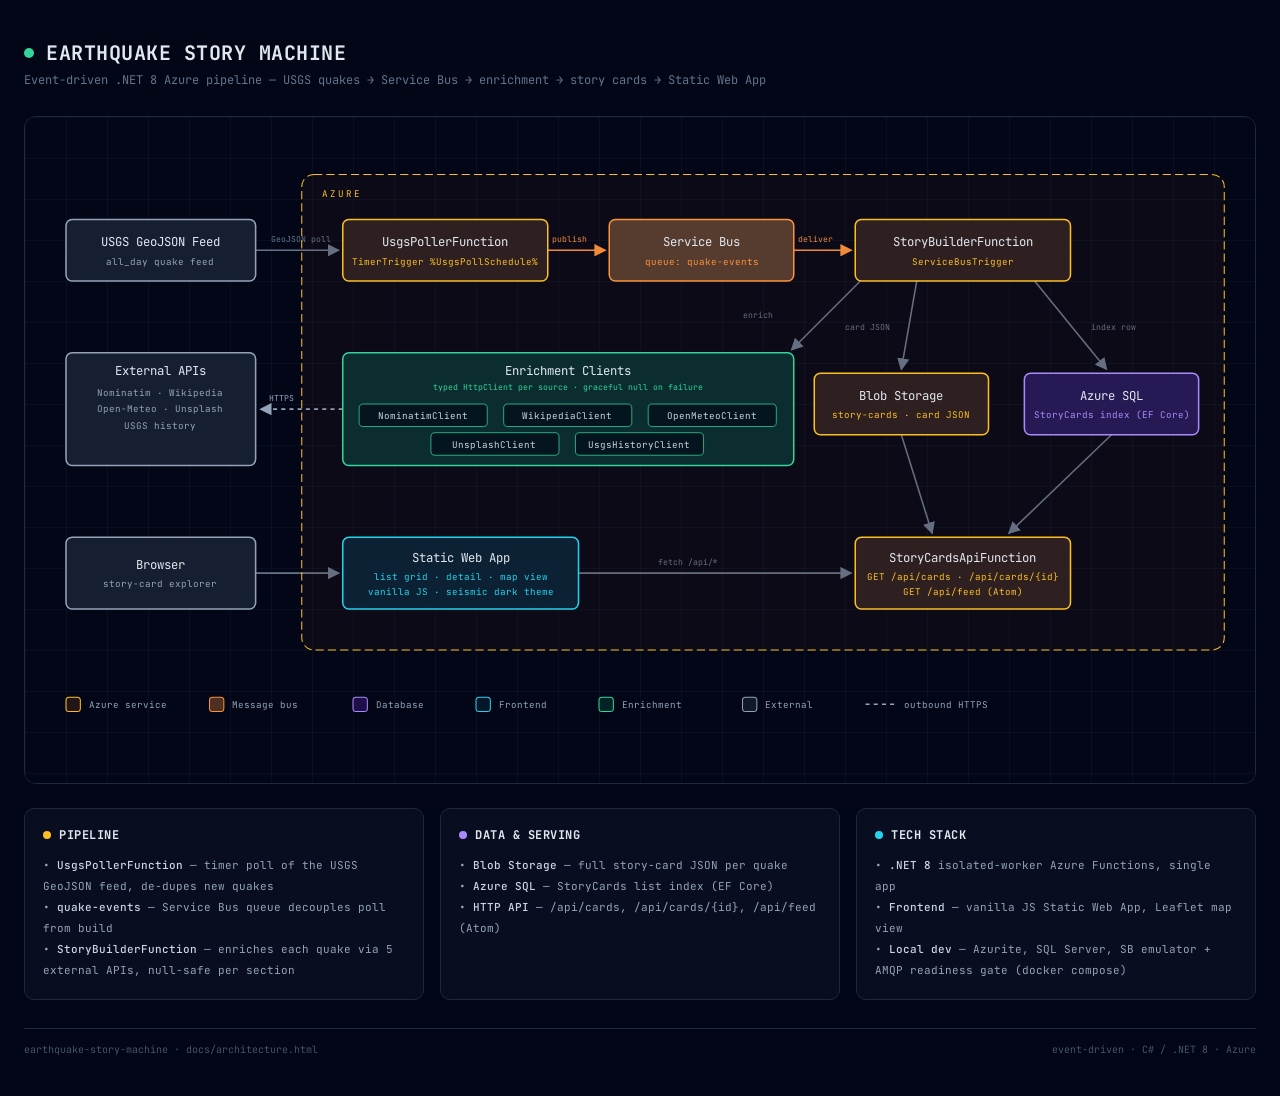
<file: docs/architecture.html>
<!DOCTYPE html>
<html lang="en">
<head>
<meta charset="UTF-8">
<meta name="viewport" content="width=device-width, initial-scale=1.0">
<title>Earthquake Story Machine — Architecture</title>
<link href="https://fonts.googleapis.com/css2?family=JetBrains+Mono:wght@400;500;700&display=swap" rel="stylesheet">
<style>
  :root { color-scheme: dark; }
  * { margin: 0; padding: 0; box-sizing: border-box; }
  body {
    background: #020617;
    color: #e2e8f0;
    font-family: 'JetBrains Mono', ui-monospace, monospace;
    min-height: 100vh;
    padding: 40px 24px;
  }
  .wrap { max-width: 1240px; margin: 0 auto; }
  header { margin-bottom: 28px; }
  .title-row { display: flex; align-items: center; gap: 12px; }
  .pulse {
    width: 10px; height: 10px; border-radius: 50%;
    background: #34d399;
    animation: pulse 2s ease-in-out infinite;
  }
  @keyframes pulse {
    0%, 100% { box-shadow: 0 0 0 0 rgba(52, 211, 153, 0.5); }
    50% { box-shadow: 0 0 0 8px rgba(52, 211, 153, 0); }
  }
  h1 { font-size: 20px; font-weight: 700; letter-spacing: 0.5px; }
  .subtitle { color: #64748b; font-size: 12px; margin-top: 6px; }
  .diagram-card {
    border: 1px solid #1e293b; border-radius: 12px;
    background: #020617; overflow: hidden; margin-bottom: 24px;
  }
  svg { display: block; width: 100%; height: auto; }
  .cards { display: grid; grid-template-columns: repeat(3, 1fr); gap: 16px; margin-bottom: 28px; }
  @media (max-width: 800px) { .cards { grid-template-columns: 1fr; } }
  .card {
    border: 1px solid #1e293b; border-radius: 10px;
    background: rgba(15, 23, 42, 0.5); padding: 18px;
  }
  .card-header { display: flex; align-items: center; gap: 8px; margin-bottom: 12px; }
  .card-dot { width: 8px; height: 8px; border-radius: 50%; }
  .card-dot.cyan { background: #22d3ee; }
  .card-dot.amber { background: #fbbf24; }
  .card-dot.violet { background: #a78bfa; }
  .card h3 { font-size: 12px; font-weight: 700; letter-spacing: 0.5px; text-transform: uppercase; }
  .card ul { list-style: none; }
  .card li { font-size: 11px; color: #94a3b8; line-height: 1.9; }
  .card li b { color: #cbd5e1; font-weight: 500; }
  footer { color: #475569; font-size: 10px; display: flex; justify-content: space-between; border-top: 1px solid #1e293b; padding-top: 14px; }
</style>
</head>
<body>
<div class="wrap">

  <header>
    <div class="title-row">
      <div class="pulse"></div>
      <h1>EARTHQUAKE STORY MACHINE</h1>
    </div>
    <div class="subtitle">Event-driven .NET 8 Azure pipeline — USGS quakes → Service Bus → enrichment → story cards → Static Web App</div>
  </header>

  <div class="diagram-card">
    <svg viewBox="0 0 1200 650" xmlns="http://www.w3.org/2000/svg" font-family="'JetBrains Mono', ui-monospace, monospace">

      <!-- background + 40px dot grid -->
      <rect width="100%" height="100%" fill="#020617"/>
      <defs>
        <pattern id="grid" width="40" height="40" patternUnits="userSpaceOnUse">
          <path d="M 40 0 L 0 0 0 40" fill="none" stroke="#1e293b" stroke-width="0.5"/>
        </pattern>
        <marker id="arrow" markerWidth="8" markerHeight="8" refX="7" refY="4" orient="auto">
          <path d="M0,0 L8,4 L0,8 Z" fill="#64748b"/>
        </marker>
        <marker id="arrow-orange" markerWidth="8" markerHeight="8" refX="7" refY="4" orient="auto">
          <path d="M0,0 L8,4 L0,8 Z" fill="#fb923c"/>
        </marker>
        <marker id="arrow-slate" markerWidth="8" markerHeight="8" refX="7" refY="4" orient="auto">
          <path d="M0,0 L8,4 L0,8 Z" fill="#94a3b8"/>
        </marker>
      </defs>
      <rect width="100%" height="100%" fill="url(#grid)"/>

      <!-- ARROWS (behind components) -->
      <!-- USGS feed -> poller -->
      <line x1="225" y1="130" x2="306" y2="130" stroke="#64748b" stroke-width="1.5" marker-end="url(#arrow)"/>
      <text x="240" y="122" font-size="8" fill="#64748b">GeoJSON poll</text>
      <!-- poller -> queue -->
      <line x1="510" y1="130" x2="566" y2="130" stroke="#fb923c" stroke-width="1.5" marker-end="url(#arrow-orange)"/>
      <text x="514" y="122" font-size="8" fill="#fb923c">publish</text>
      <!-- queue -> builder -->
      <line x1="750" y1="130" x2="806" y2="130" stroke="#fb923c" stroke-width="1.5" marker-end="url(#arrow-orange)"/>
      <text x="754" y="122" font-size="8" fill="#fb923c">deliver</text>
      <!-- builder -> enrichment group -->
      <line x1="815" y1="160" x2="748" y2="227" stroke="#64748b" stroke-width="1.5" marker-end="url(#arrow)"/>
      <text x="700" y="196" font-size="8" fill="#64748b">enrich</text>
      <!-- enrichment group -> external APIs (dashed, crosses cloud boundary) -->
      <line x1="310" y1="285" x2="230" y2="285" stroke="#94a3b8" stroke-width="1.5" stroke-dasharray="4,4" marker-end="url(#arrow-slate)"/>
      <text x="238" y="277" font-size="8" fill="#94a3b8">HTTPS</text>
      <!-- builder -> blob / sql -->
      <line x1="870" y1="160" x2="855" y2="246" stroke="#64748b" stroke-width="1.5" marker-end="url(#arrow)"/>
      <text x="800" y="208" font-size="8" fill="#64748b">card JSON</text>
      <line x1="985" y1="160" x2="1055" y2="246" stroke="#64748b" stroke-width="1.5" marker-end="url(#arrow)"/>
      <text x="1040" y="208" font-size="8" fill="#64748b">index row</text>
      <!-- blob / sql -> api -->
      <line x1="855" y1="310" x2="885" y2="406" stroke="#64748b" stroke-width="1.5" marker-end="url(#arrow)"/>
      <line x1="1060" y1="310" x2="960" y2="406" stroke="#64748b" stroke-width="1.5" marker-end="url(#arrow)"/>
      <!-- swa -> api -->
      <line x1="540" y1="445" x2="806" y2="445" stroke="#64748b" stroke-width="1.5" marker-end="url(#arrow)"/>
      <text x="618" y="437" font-size="8" fill="#64748b">fetch /api/*</text>
      <!-- browser -> swa -->
      <line x1="225" y1="445" x2="306" y2="445" stroke="#64748b" stroke-width="1.5" marker-end="url(#arrow)"/>

      <!-- AZURE BOUNDARY -->
      <rect x="270" y="56" width="900" height="464" rx="12" fill="rgba(120, 53, 15, 0.08)" stroke="#fbbf24" stroke-width="1" stroke-dasharray="8,4"/>
      <text x="290" y="78" font-size="9" fill="#fbbf24" letter-spacing="2">AZURE</text>

      <!-- EXTERNAL: USGS feed -->
      <rect x="40" y="100" width="185" height="60" rx="6" fill="#0f172a"/>
      <rect x="40" y="100" width="185" height="60" rx="6" fill="rgba(30, 41, 59, 0.5)" stroke="#94a3b8" stroke-width="1.5"/>
      <text x="132" y="126" font-size="12" fill="#e2e8f0" text-anchor="middle">USGS GeoJSON Feed</text>
      <text x="132" y="144" font-size="9" fill="#94a3b8" text-anchor="middle">all_day quake feed</text>

      <!-- POLLER -->
      <rect x="310" y="100" width="200" height="60" rx="6" fill="#0f172a"/>
      <rect x="310" y="100" width="200" height="60" rx="6" fill="rgba(120, 53, 15, 0.3)" stroke="#fbbf24" stroke-width="1.5"/>
      <text x="410" y="126" font-size="12" fill="#e2e8f0" text-anchor="middle">UsgsPollerFunction</text>
      <text x="410" y="144" font-size="9" fill="#fbbf24" text-anchor="middle">TimerTrigger %UsgsPollSchedule%</text>

      <!-- SERVICE BUS -->
      <rect x="570" y="100" width="180" height="60" rx="6" fill="#0f172a"/>
      <rect x="570" y="100" width="180" height="60" rx="6" fill="rgba(251, 146, 60, 0.3)" stroke="#fb923c" stroke-width="1.5"/>
      <text x="660" y="126" font-size="12" fill="#e2e8f0" text-anchor="middle">Service Bus</text>
      <text x="660" y="144" font-size="9" fill="#fb923c" text-anchor="middle">queue: quake-events</text>

      <!-- BUILDER -->
      <rect x="810" y="100" width="210" height="60" rx="6" fill="#0f172a"/>
      <rect x="810" y="100" width="210" height="60" rx="6" fill="rgba(120, 53, 15, 0.3)" stroke="#fbbf24" stroke-width="1.5"/>
      <text x="915" y="126" font-size="12" fill="#e2e8f0" text-anchor="middle">StoryBuilderFunction</text>
      <text x="915" y="144" font-size="9" fill="#fbbf24" text-anchor="middle">ServiceBusTrigger</text>

      <!-- ENRICHMENT GROUP -->
      <rect x="310" y="230" width="440" height="110" rx="6" fill="#0f172a"/>
      <rect x="310" y="230" width="440" height="110" rx="6" fill="rgba(6, 78, 59, 0.4)" stroke="#34d399" stroke-width="1.5"/>
      <text x="530" y="252" font-size="12" fill="#e2e8f0" text-anchor="middle">Enrichment Clients</text>
      <text x="530" y="266" font-size="8" fill="#34d399" text-anchor="middle">typed HttpClient per source · graceful null on failure</text>
      <rect x="326" y="280" width="125" height="22" rx="4" fill="rgba(2, 6, 23, 0.6)" stroke="#34d399" stroke-width="0.75"/>
      <text x="388" y="295" font-size="9" fill="#cbd5e1" text-anchor="middle">NominatimClient</text>
      <rect x="467" y="280" width="125" height="22" rx="4" fill="rgba(2, 6, 23, 0.6)" stroke="#34d399" stroke-width="0.75"/>
      <text x="529" y="295" font-size="9" fill="#cbd5e1" text-anchor="middle">WikipediaClient</text>
      <rect x="608" y="280" width="125" height="22" rx="4" fill="rgba(2, 6, 23, 0.6)" stroke="#34d399" stroke-width="0.75"/>
      <text x="670" y="295" font-size="9" fill="#cbd5e1" text-anchor="middle">OpenMeteoClient</text>
      <rect x="396" y="308" width="125" height="22" rx="4" fill="rgba(2, 6, 23, 0.6)" stroke="#34d399" stroke-width="0.75"/>
      <text x="458" y="323" font-size="9" fill="#cbd5e1" text-anchor="middle">UnsplashClient</text>
      <rect x="537" y="308" width="125" height="22" rx="4" fill="rgba(2, 6, 23, 0.6)" stroke="#34d399" stroke-width="0.75"/>
      <text x="599" y="323" font-size="9" fill="#cbd5e1" text-anchor="middle">UsgsHistoryClient</text>

      <!-- EXTERNAL APIS -->
      <rect x="40" y="230" width="185" height="110" rx="6" fill="#0f172a"/>
      <rect x="40" y="230" width="185" height="110" rx="6" fill="rgba(30, 41, 59, 0.5)" stroke="#94a3b8" stroke-width="1.5"/>
      <text x="132" y="252" font-size="12" fill="#e2e8f0" text-anchor="middle">External APIs</text>
      <text x="132" y="272" font-size="9" fill="#94a3b8" text-anchor="middle">Nominatim · Wikipedia</text>
      <text x="132" y="288" font-size="9" fill="#94a3b8" text-anchor="middle">Open-Meteo · Unsplash</text>
      <text x="132" y="304" font-size="9" fill="#94a3b8" text-anchor="middle">USGS history</text>

      <!-- BLOB -->
      <rect x="770" y="250" width="170" height="60" rx="6" fill="#0f172a"/>
      <rect x="770" y="250" width="170" height="60" rx="6" fill="rgba(120, 53, 15, 0.3)" stroke="#fbbf24" stroke-width="1.5"/>
      <text x="855" y="276" font-size="12" fill="#e2e8f0" text-anchor="middle">Blob Storage</text>
      <text x="855" y="294" font-size="9" fill="#fbbf24" text-anchor="middle">story-cards · card JSON</text>

      <!-- SQL -->
      <rect x="975" y="250" width="170" height="60" rx="6" fill="#0f172a"/>
      <rect x="975" y="250" width="170" height="60" rx="6" fill="rgba(76, 29, 149, 0.4)" stroke="#a78bfa" stroke-width="1.5"/>
      <text x="1060" y="276" font-size="12" fill="#e2e8f0" text-anchor="middle">Azure SQL</text>
      <text x="1060" y="294" font-size="9" fill="#a78bfa" text-anchor="middle">StoryCards index (EF Core)</text>

      <!-- API FUNCTION -->
      <rect x="810" y="410" width="210" height="70" rx="6" fill="#0f172a"/>
      <rect x="810" y="410" width="210" height="70" rx="6" fill="rgba(120, 53, 15, 0.3)" stroke="#fbbf24" stroke-width="1.5"/>
      <text x="915" y="434" font-size="12" fill="#e2e8f0" text-anchor="middle">StoryCardsApiFunction</text>
      <text x="915" y="452" font-size="9" fill="#fbbf24" text-anchor="middle">GET /api/cards · /api/cards/{id}</text>
      <text x="915" y="466" font-size="9" fill="#fbbf24" text-anchor="middle">GET /api/feed (Atom)</text>

      <!-- STATIC WEB APP -->
      <rect x="310" y="410" width="230" height="70" rx="6" fill="#0f172a"/>
      <rect x="310" y="410" width="230" height="70" rx="6" fill="rgba(8, 51, 68, 0.4)" stroke="#22d3ee" stroke-width="1.5"/>
      <text x="425" y="434" font-size="12" fill="#e2e8f0" text-anchor="middle">Static Web App</text>
      <text x="425" y="452" font-size="9" fill="#22d3ee" text-anchor="middle">list grid · detail · map view</text>
      <text x="425" y="466" font-size="9" fill="#22d3ee" text-anchor="middle">vanilla JS · seismic dark theme</text>

      <!-- BROWSER -->
      <rect x="40" y="410" width="185" height="70" rx="6" fill="#0f172a"/>
      <rect x="40" y="410" width="185" height="70" rx="6" fill="rgba(30, 41, 59, 0.5)" stroke="#94a3b8" stroke-width="1.5"/>
      <text x="132" y="441" font-size="12" fill="#e2e8f0" text-anchor="middle">Browser</text>
      <text x="132" y="459" font-size="9" fill="#94a3b8" text-anchor="middle">story-card explorer</text>

      <!-- LEGEND (outside all boundaries) -->
      <g font-size="9">
        <rect x="40" y="566" width="14" height="14" rx="3" fill="rgba(120, 53, 15, 0.3)" stroke="#fbbf24" stroke-width="1"/>
        <text x="62" y="577" fill="#94a3b8">Azure service</text>
        <rect x="180" y="566" width="14" height="14" rx="3" fill="rgba(251, 146, 60, 0.3)" stroke="#fb923c" stroke-width="1"/>
        <text x="202" y="577" fill="#94a3b8">Message bus</text>
        <rect x="320" y="566" width="14" height="14" rx="3" fill="rgba(76, 29, 149, 0.4)" stroke="#a78bfa" stroke-width="1"/>
        <text x="342" y="577" fill="#94a3b8">Database</text>
        <rect x="440" y="566" width="14" height="14" rx="3" fill="rgba(8, 51, 68, 0.4)" stroke="#22d3ee" stroke-width="1"/>
        <text x="462" y="577" fill="#94a3b8">Frontend</text>
        <rect x="560" y="566" width="14" height="14" rx="3" fill="rgba(6, 78, 59, 0.4)" stroke="#34d399" stroke-width="1"/>
        <text x="582" y="577" fill="#94a3b8">Enrichment</text>
        <rect x="700" y="566" width="14" height="14" rx="3" fill="rgba(30, 41, 59, 0.5)" stroke="#94a3b8" stroke-width="1"/>
        <text x="722" y="577" fill="#94a3b8">External</text>
        <line x1="820" y1="573" x2="850" y2="573" stroke="#94a3b8" stroke-width="1.5" stroke-dasharray="4,4"/>
        <text x="858" y="577" fill="#94a3b8">outbound HTTPS</text>
      </g>
    </svg>
  </div>

  <div class="cards">
    <div class="card">
      <div class="card-header"><div class="card-dot amber"></div><h3>Pipeline</h3></div>
      <ul>
        <li>• <b>UsgsPollerFunction</b> — timer poll of the USGS GeoJSON feed, de-dupes new quakes</li>
        <li>• <b>quake-events</b> — Service Bus queue decouples poll from build</li>
        <li>• <b>StoryBuilderFunction</b> — enriches each quake via 5 external APIs, null-safe per section</li>
      </ul>
    </div>
    <div class="card">
      <div class="card-header"><div class="card-dot violet"></div><h3>Data &amp; Serving</h3></div>
      <ul>
        <li>• <b>Blob Storage</b> — full story-card JSON per quake</li>
        <li>• <b>Azure SQL</b> — StoryCards list index (EF Core)</li>
        <li>• <b>HTTP API</b> — /api/cards, /api/cards/{id}, /api/feed (Atom)</li>
      </ul>
    </div>
    <div class="card">
      <div class="card-header"><div class="card-dot cyan"></div><h3>Tech Stack</h3></div>
      <ul>
        <li>• <b>.NET 8</b> isolated-worker Azure Functions, single app</li>
        <li>• <b>Frontend</b> — vanilla JS Static Web App, Leaflet map view</li>
        <li>• <b>Local dev</b> — Azurite, SQL Server, SB emulator + AMQP readiness gate (docker compose)</li>
      </ul>
    </div>
  </div>

  <footer>
    <span>earthquake-story-machine · docs/architecture.html</span>
    <span>event-driven · C# / .NET 8 · Azure</span>
  </footer>

</div>
</body>
</html>
</file>
